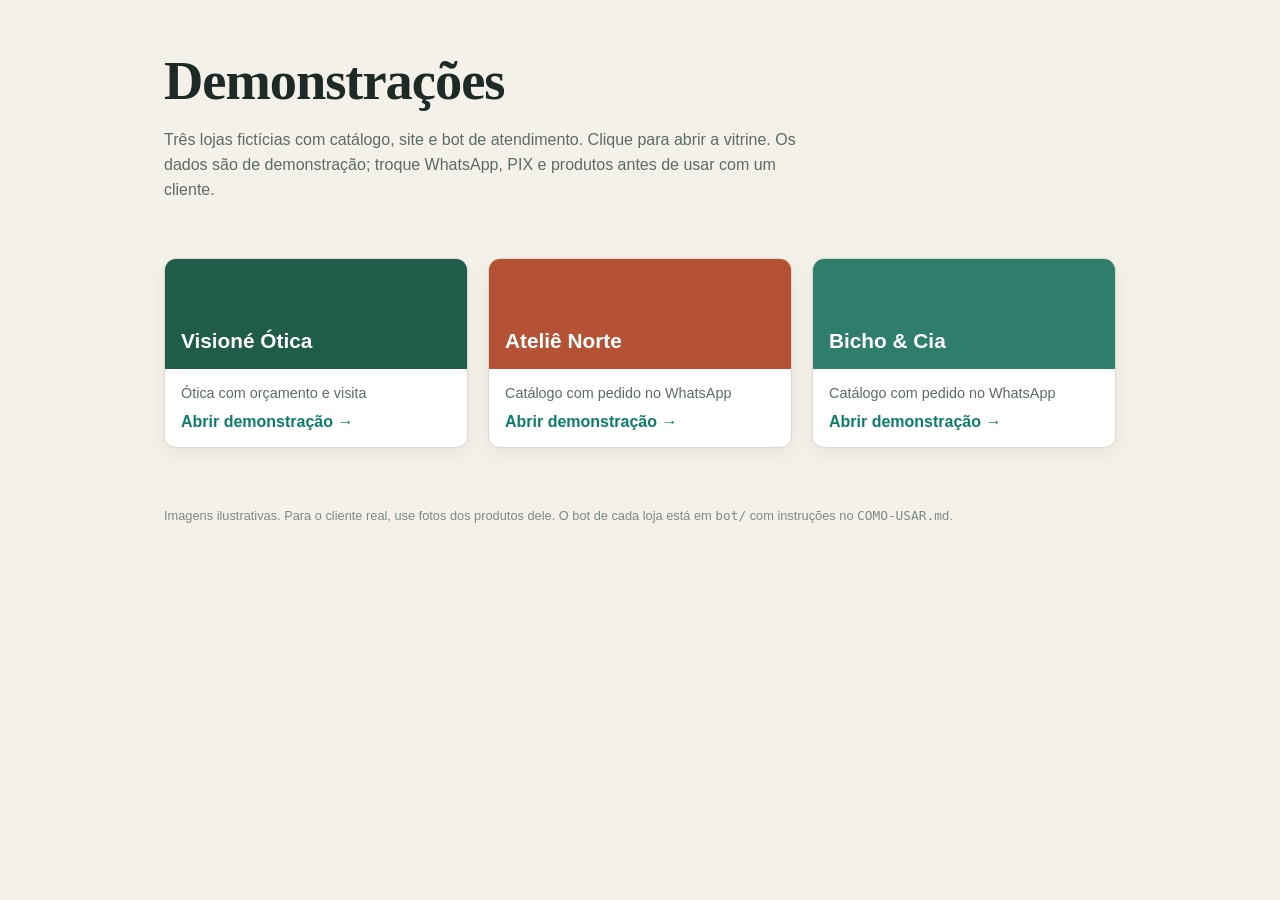
<file: demonstracoes/index.html>
<!DOCTYPE html>
<html lang="pt-BR"><head><meta charset="utf-8">
<meta name="viewport" content="width=device-width, initial-scale=1">
<title>Demonstrações — catálogo + atendente</title>
<style>
  * { box-sizing: border-box; }
  body { margin: 0; font-family: "Segoe UI", Arial, sans-serif; background: #f4f1ea; color: #1d2a26; }
  header { max-width: 1000px; margin: 0 auto; padding: 50px 24px 20px; }
  h1 { font-family: Georgia, serif; font-size: clamp(2rem, 5vw, 3.4rem); margin: 0 0 10px; letter-spacing: -1px; }
  header p { color: #5c6b66; max-width: 640px; line-height: 1.55; }
  .grid { max-width: 1000px; margin: 20px auto 60px; padding: 0 24px; display: grid; grid-template-columns: repeat(auto-fit, minmax(260px, 1fr)); gap: 20px; }
  .card { background: #fff; border: 1px solid #ddd8cd; border-radius: 12px; overflow: hidden; text-decoration: none; color: inherit; box-shadow: 0 6px 18px rgba(0,0,0,.06); transition: transform .2s; }
  .card:hover { transform: translateY(-4px); }
  .card-top { height: 110px; display: flex; align-items: flex-end; padding: 16px; color: #fff; font-weight: 700; font-size: 1.3rem; }
  .card-body { padding: 16px; }
  .card-body p { margin: 0 0 12px; color: #5c6b66; font-size: .9rem; }
  .card-body strong { color: #0d7c6b; }
  .nota { max-width: 1000px; margin: 0 auto 40px; padding: 0 24px; color: #7d8a85; font-size: .8rem; }
</style></head>
<body>
<header>
  <h1>Demonstrações</h1>
  <p>Três lojas fictícias com catálogo, site e bot de atendimento. Clique para abrir a vitrine.
  Os dados são de demonstração; troque WhatsApp, PIX e produtos antes de usar com um cliente.</p>
</header>
<div class="grid">
        <a class="card" href="otica-visione/site/index.html">
          <div class="card-top" style="background:#1F5C4A">
            <span>Visioné Ótica</span>
          </div>
          <div class="card-body">
            <p>Ótica com orçamento e visita</p>
            <strong>Abrir demonstração →</strong>
          </div>
        </a>
        <a class="card" href="atelie-norte/site/index.html">
          <div class="card-top" style="background:#B55236">
            <span>Ateliê Norte</span>
          </div>
          <div class="card-body">
            <p>Catálogo com pedido no WhatsApp</p>
            <strong>Abrir demonstração →</strong>
          </div>
        </a>
        <a class="card" href="bicho-e-cia/site/index.html">
          <div class="card-top" style="background:#2F7D6B">
            <span>Bicho & Cia</span>
          </div>
          <div class="card-body">
            <p>Catálogo com pedido no WhatsApp</p>
            <strong>Abrir demonstração →</strong>
          </div>
        </a></div>
<p class="nota">Imagens ilustrativas. Para o cliente real, use fotos dos produtos dele. O bot de cada loja está em <code>bot/</code> com instruções no <code>COMO-USAR.md</code>.</p>
</body></html>
</file>
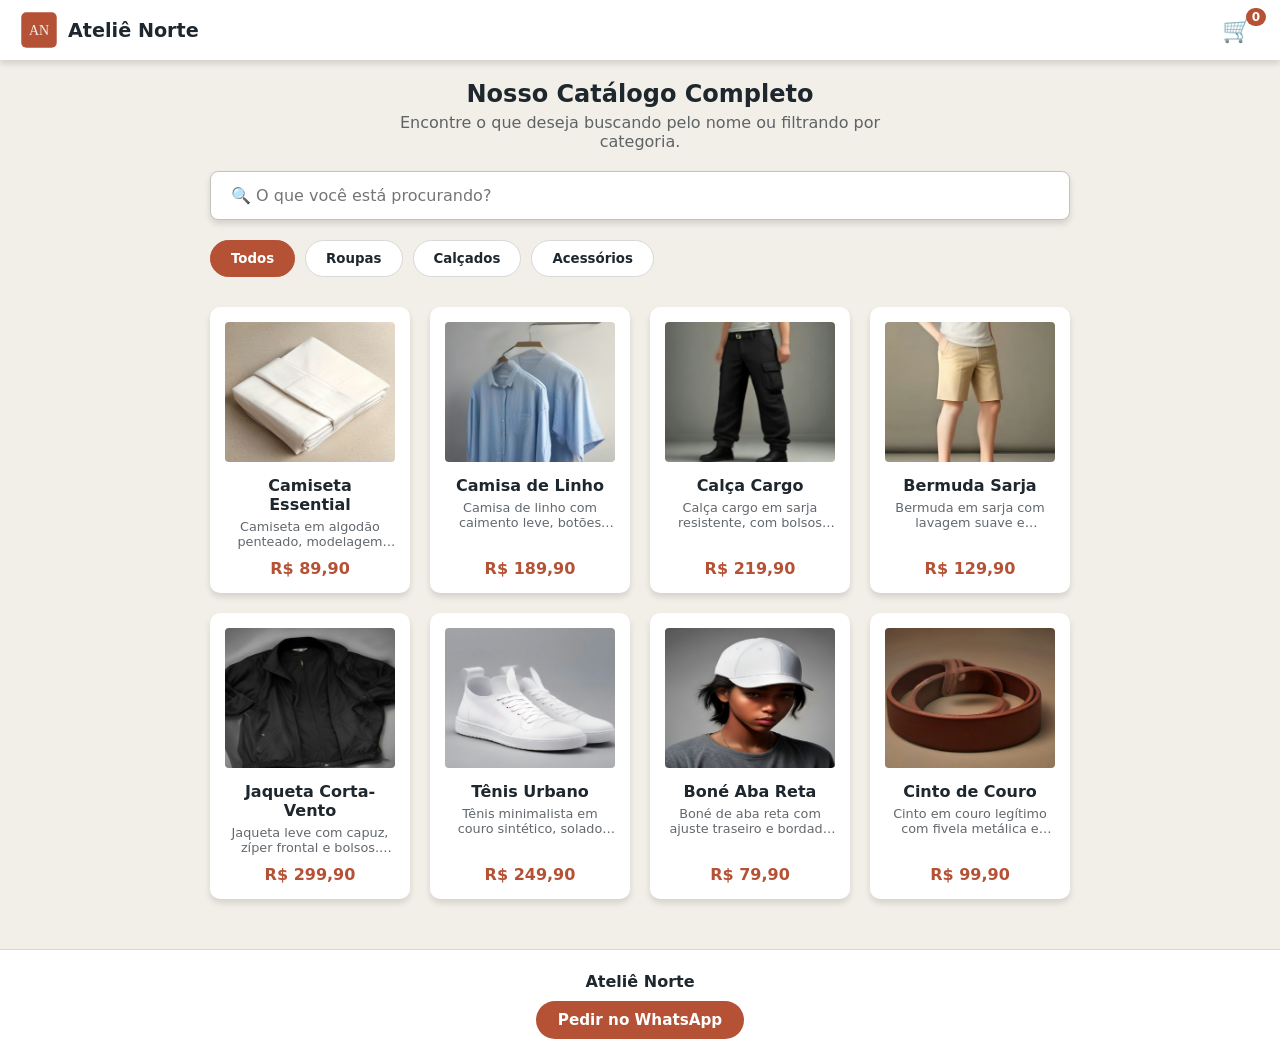
<file: demonstracoes/atelie-norte/site/index.html>
<!DOCTYPE html>
<html lang="pt-BR">
<head>
    <meta charset="UTF-8">
    <meta name="viewport" content="width=device-width, initial-scale=1.0">
    <title>Ateliê Norte</title>
    <link rel="stylesheet" href="style.css">
</head>
<body>
    <header class="navbar">
        <div class="logo"><img src="logo.svg" alt=""><span>Ateliê Norte</span></div>
        <button id="btn-carrinho" class="carrinho-icon" aria-label="Abrir carrinho">🛒 <span id="cart-count">0</span></button>
    </header>

    <main class="container">
        <div id="home-view" class="view">
            <section class="hero-description">
                <h2>Nosso Catálogo Completo</h2>
                <p>Encontre o que deseja buscando pelo nome ou filtrando por categoria.</p>
            </section>
            <div class="search-container">
                <input type="text" id="input-busca" placeholder="🔍 O que você está procurando?" autocomplete="off">
            </div>
            <div id="tabs-container" class="tabs-container"></div>
            <div id="produtos-grid" class="produtos-grid"></div>
        </div>
        <div id="detail-view" class="view escondido">
            <div class="detalhe-container">
                <button class="btn-voltar" id="btn-voltar" type="button">← Voltar ao catálogo</button>
                <div id="detalhe-conteudo"></div>
            </div>
        </div>
    </main>

    <!-- Gaveta do carrinho -->
    <div id="gaveta-carrinho" class="gaveta escondido">
        <div class="gaveta-cabecalho">
            <h2>Carrinho</h2>
            <button id="fechar-carrinho" class="btn-fechar" aria-label="Fechar">&times;</button>
        </div>
        <div id="itens-carrinho" class="itens-carrinho"></div>
        <div class="gaveta-rodape">
            <div class="total-linha"><span>Total:</span><span id="valor-total">R$ 0,00</span></div>
            <button id="btn-finalizar" class="btn-principal" type="button">Pedir no WhatsApp</button>
        </div>
    </div>
    <div id="toast" class="toast escondido">Adicionado ao carrinho!</div>

    <footer class="rodape">
        <span class="rodape-nome" id="rodape-nome"></span>
        <a class="rodape-zap" id="rodape-zap" href="#" target="_blank" rel="noopener">Pedir no WhatsApp</a>
    </footer>
    <script>
    window.addEventListener("load", function () {
        var L = window.LOJA || {};
        var n = document.getElementById("rodape-nome");
        if (n) n.textContent = L.nome || "";
        var a = document.getElementById("rodape-zap");
        if (a) {
            if (L.whatsapp) {
                var texto = L.mensagem_inicial || "Olá! Vim pelo site e gostaria de mais informações.";
                a.href = "https://wa.me/" + L.whatsapp + "?text=" + encodeURIComponent(texto);
            } else if (L.telegram) {
                a.textContent = "Falar no Telegram";
                a.href = "https://t.me/" + L.telegram;
            } else {
                a.style.display = "none";
            }
        }
    });
    </script>

    <script src="dados.js"></script>
    <script src="core.js"></script>
    <script src="script.js"></script>
</body>
</html>
</file>
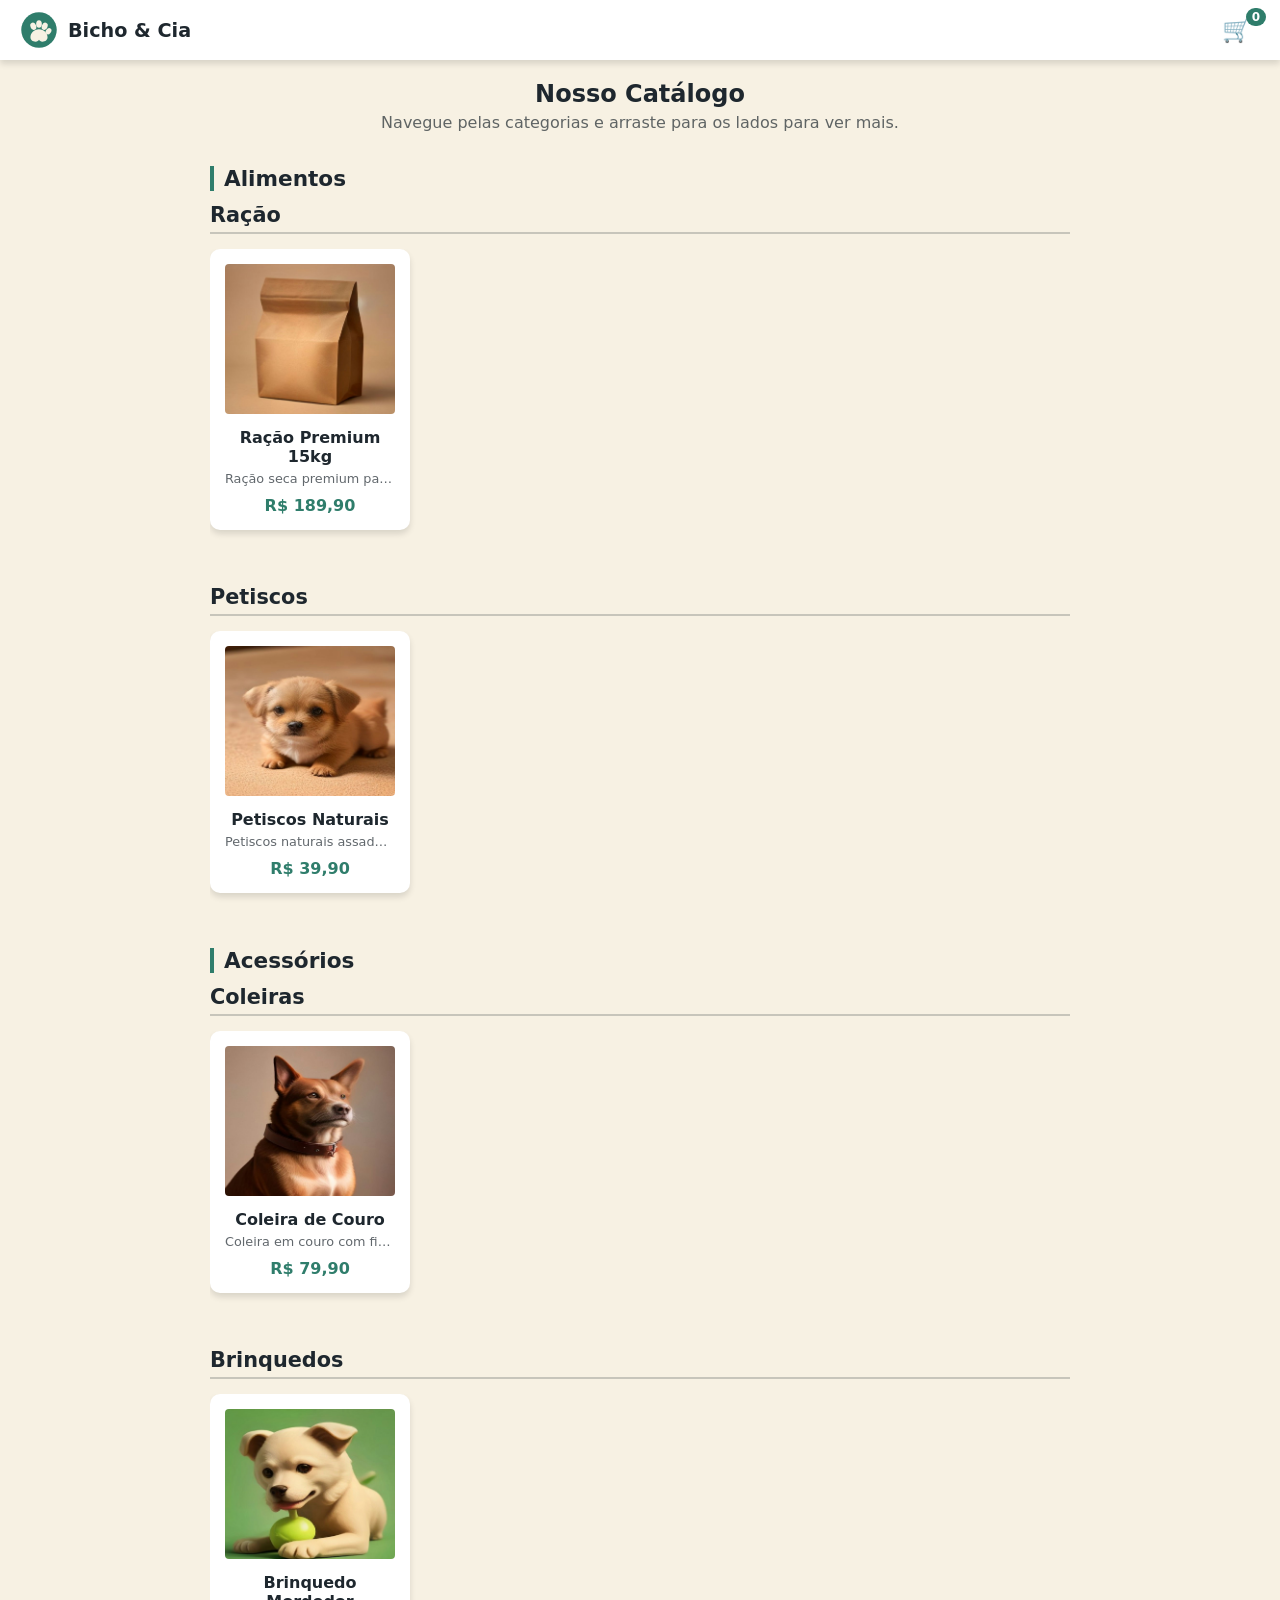
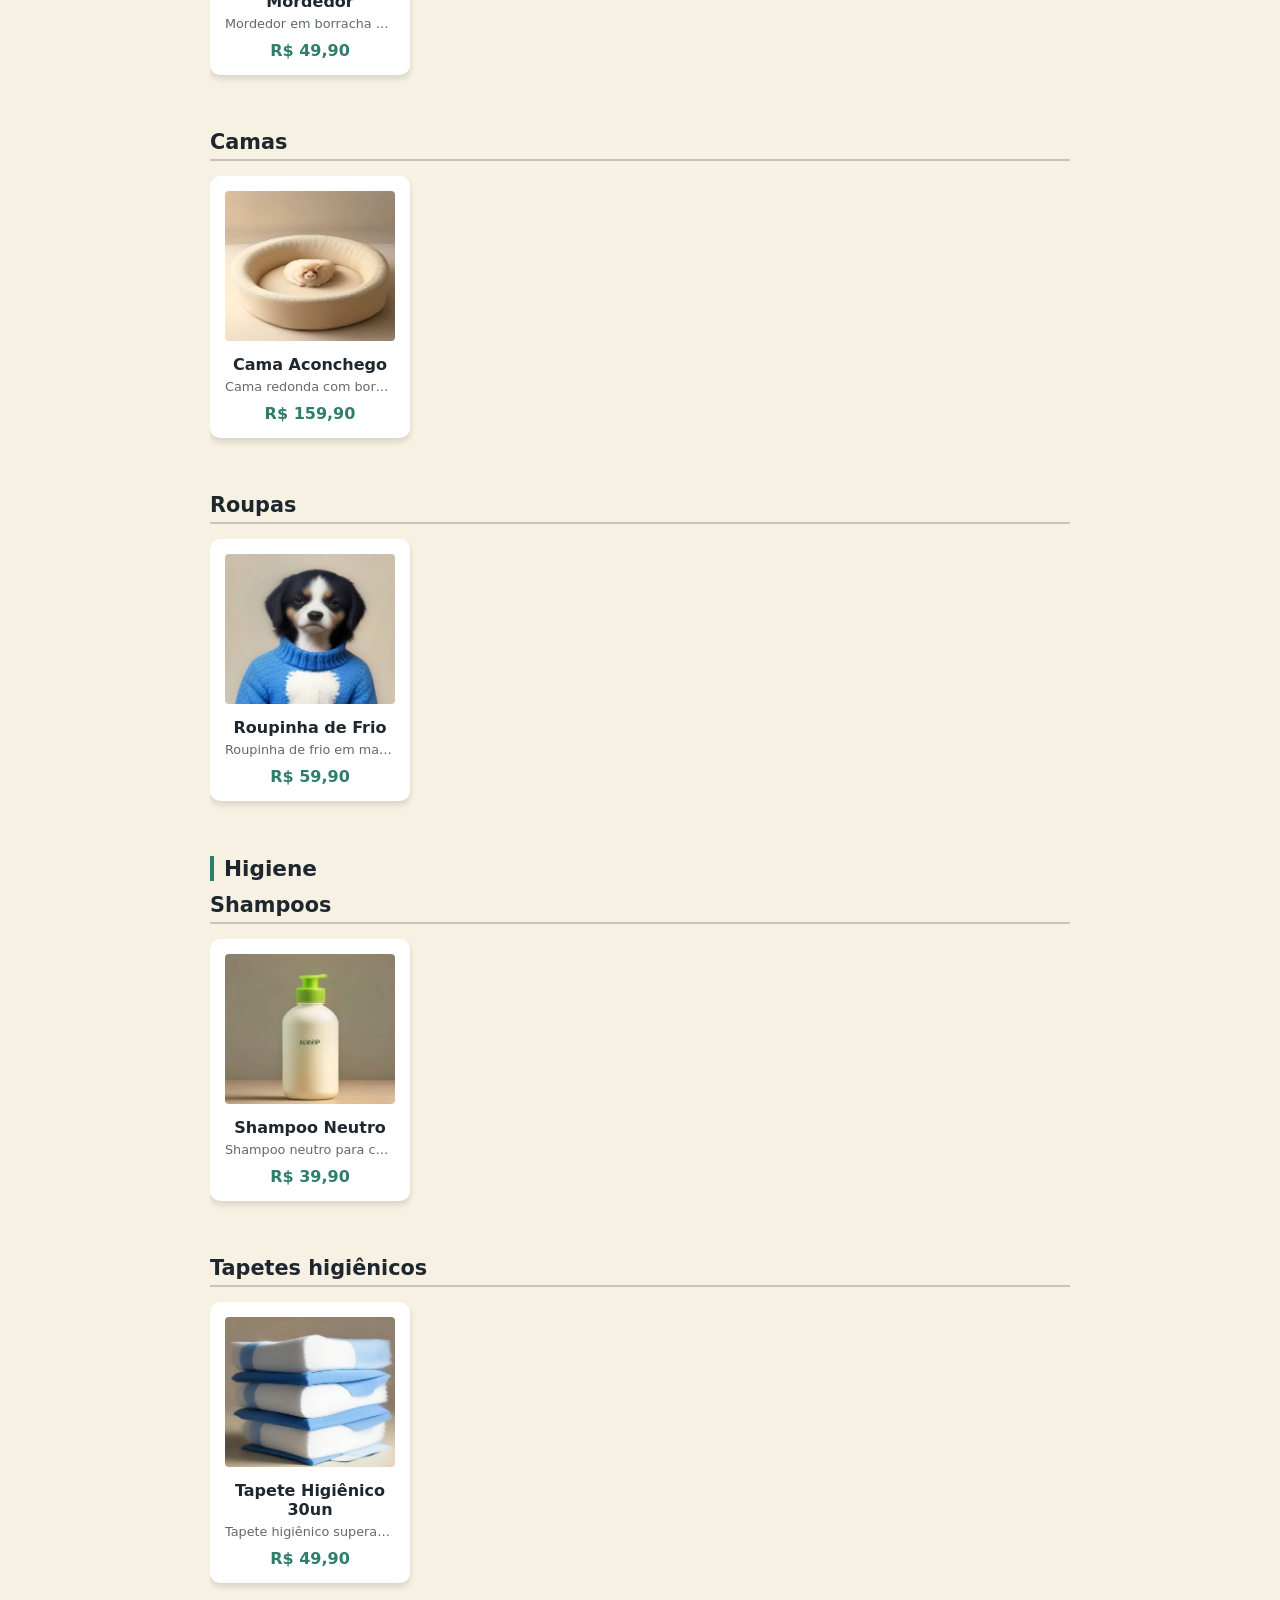
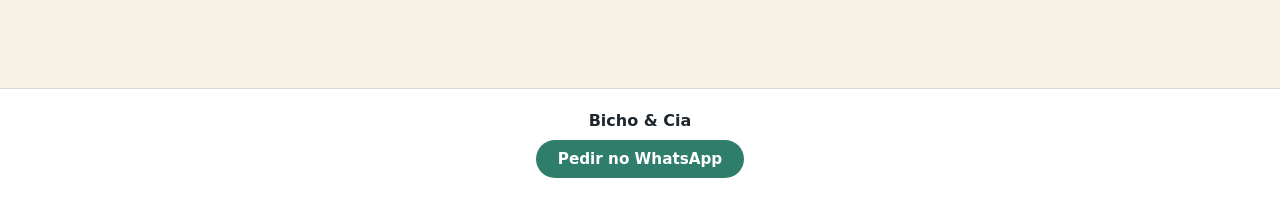
<file: demonstracoes/bicho-e-cia/site/index.html>
<!DOCTYPE html>
<html lang="pt-BR">
<head>
    <meta charset="UTF-8">
    <meta name="viewport" content="width=device-width, initial-scale=1.0">
    <title>Bicho &amp; Cia</title>
    <link rel="stylesheet" href="style.css">
</head>
<body>
    <header class="navbar">
        <div class="logo"><img src="logo.svg" alt=""><span>Bicho &amp; Cia</span></div>
        <button id="btn-carrinho" class="carrinho-icon" aria-label="Abrir carrinho">🛒 <span id="cart-count">0</span></button>
    </header>

    <main class="container">
        <div id="home-view" class="view">
            <section class="hero-description">
                <h2>Nosso Catálogo</h2>
                <p>Navegue pelas categorias e arraste para os lados para ver mais.</p>
            </section>
            <div id="categorias-container"></div>
        </div>
        <div id="detail-view" class="view escondido">
            <div class="detalhe-container">
                <button class="btn-voltar" id="btn-voltar" type="button">← Voltar ao catálogo</button>
                <div id="detalhe-conteudo"></div>
            </div>
        </div>
    </main>

    <!-- Gaveta do carrinho -->
    <div id="gaveta-carrinho" class="gaveta escondido">
        <div class="gaveta-cabecalho">
            <h2>Carrinho</h2>
            <button id="fechar-carrinho" class="btn-fechar" aria-label="Fechar">&times;</button>
        </div>
        <div id="itens-carrinho" class="itens-carrinho"></div>
        <div class="gaveta-rodape">
            <div class="total-linha"><span>Total:</span><span id="valor-total">R$ 0,00</span></div>
            <button id="btn-finalizar" class="btn-principal" type="button">Pedir no WhatsApp</button>
        </div>
    </div>
    <div id="toast" class="toast escondido">Adicionado ao carrinho!</div>

    <footer class="rodape">
        <span class="rodape-nome" id="rodape-nome"></span>
        <a class="rodape-zap" id="rodape-zap" href="#" target="_blank" rel="noopener">Pedir no WhatsApp</a>
    </footer>
    <script>
    window.addEventListener("load", function () {
        var L = window.LOJA || {};
        var n = document.getElementById("rodape-nome");
        if (n) n.textContent = L.nome || "";
        var a = document.getElementById("rodape-zap");
        if (a) {
            if (L.whatsapp) {
                var texto = L.mensagem_inicial || "Olá! Vim pelo site e gostaria de mais informações.";
                a.href = "https://wa.me/" + L.whatsapp + "?text=" + encodeURIComponent(texto);
            } else if (L.telegram) {
                a.textContent = "Falar no Telegram";
                a.href = "https://t.me/" + L.telegram;
            } else {
                a.style.display = "none";
            }
        }
    });
    </script>

    <script src="dados.js"></script>
    <script src="core.js"></script>
    <script src="script.js"></script>
</body>
</html>
</file>
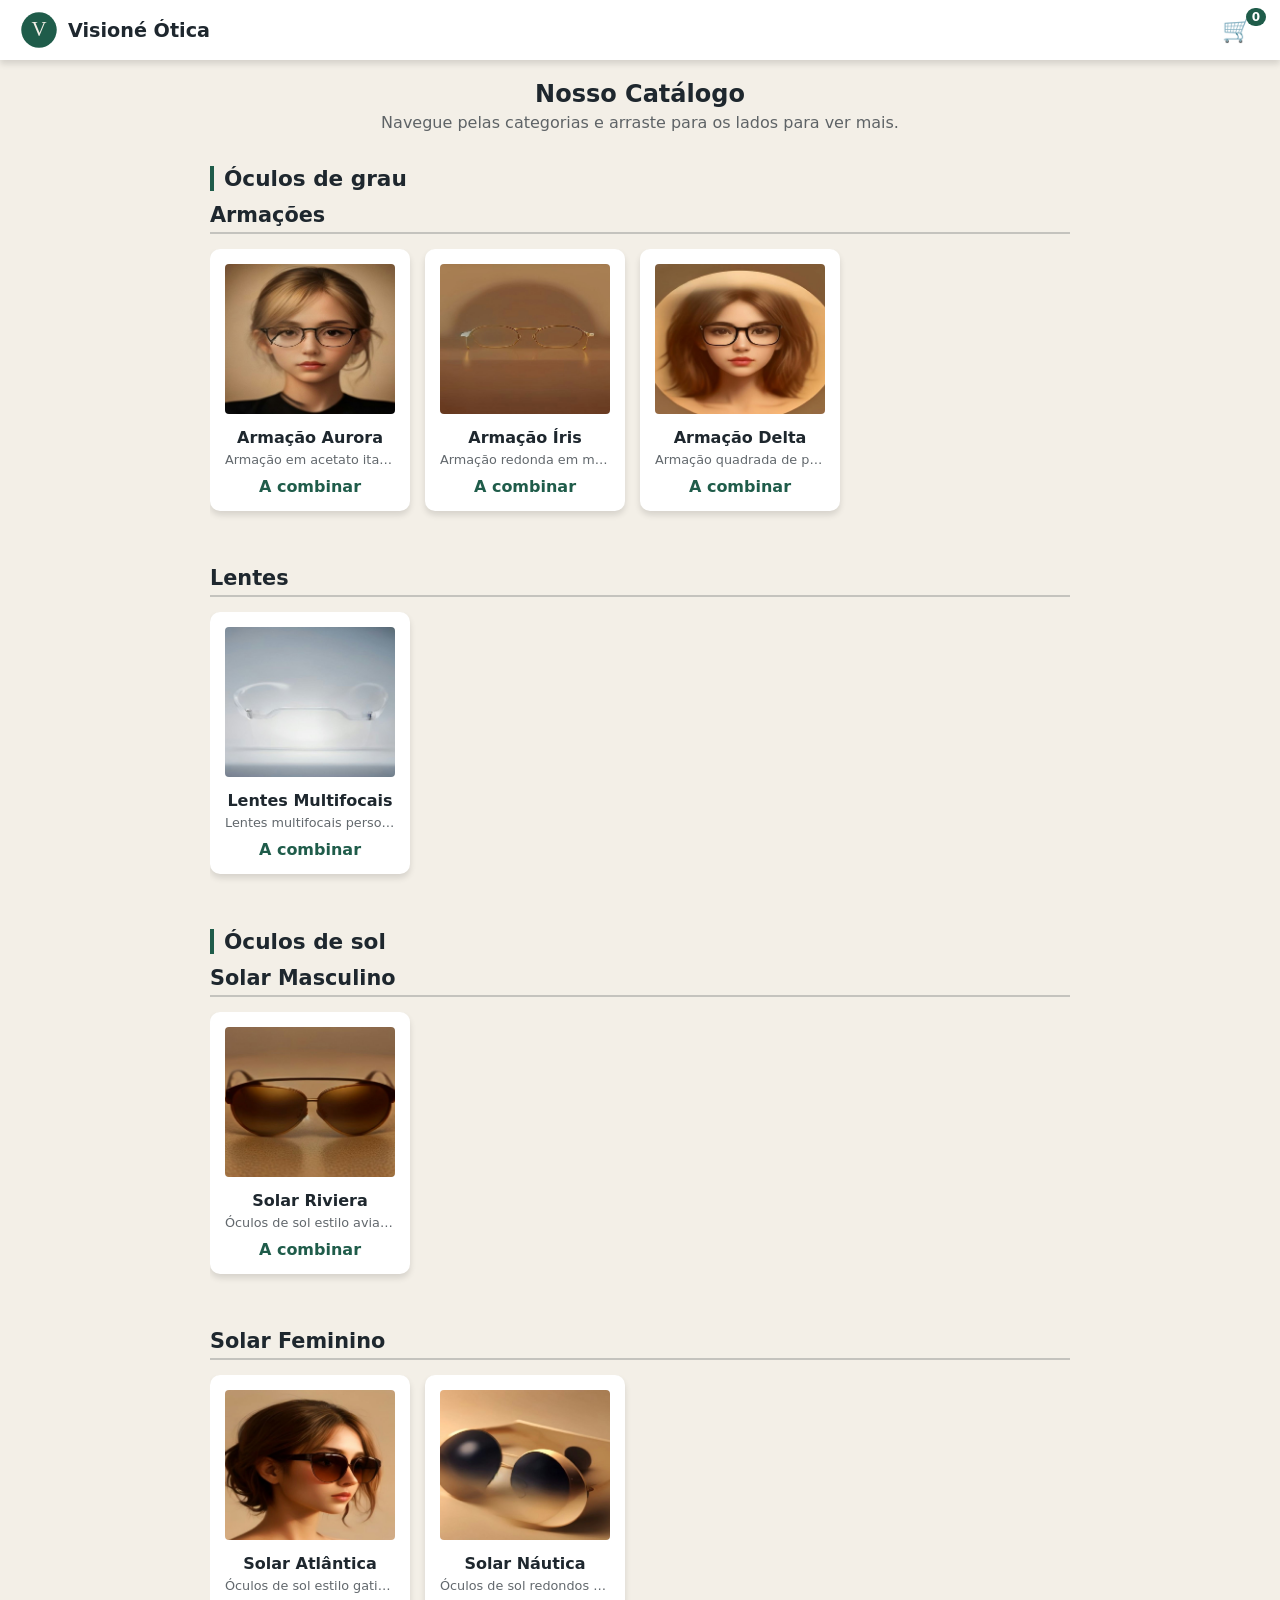
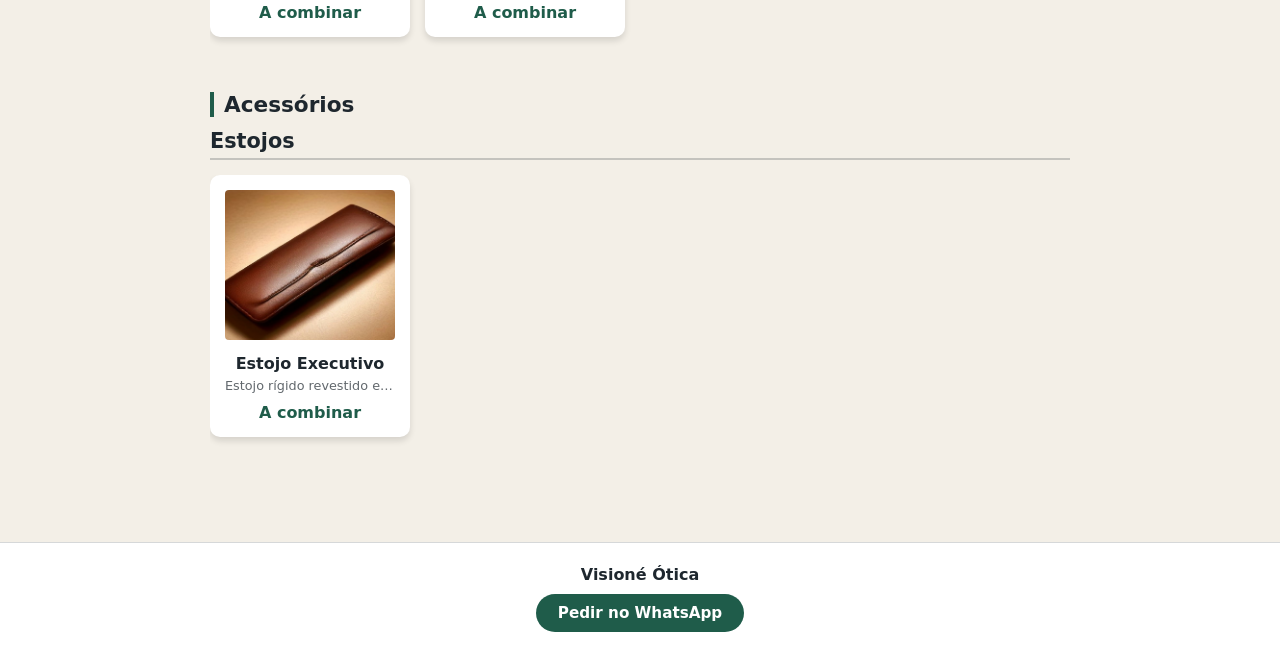
<file: demonstracoes/otica-visione/site/index.html>
<!DOCTYPE html>
<html lang="pt-BR">
<head>
    <meta charset="UTF-8">
    <meta name="viewport" content="width=device-width, initial-scale=1.0">
    <title>Visioné Ótica</title>
    <link rel="stylesheet" href="style.css">
</head>
<body>
    <header class="navbar">
        <div class="logo"><img src="logo.svg" alt=""><span>Visioné Ótica</span></div>
        <button id="btn-carrinho" class="carrinho-icon" aria-label="Abrir carrinho">🛒 <span id="cart-count">0</span></button>
    </header>

    <main class="container">
        <div id="home-view" class="view">
            <section class="hero-description">
                <h2>Nosso Catálogo</h2>
                <p>Navegue pelas categorias e arraste para os lados para ver mais.</p>
            </section>
            <div id="categorias-container"></div>
        </div>
        <div id="detail-view" class="view escondido">
            <div class="detalhe-container">
                <button class="btn-voltar" id="btn-voltar" type="button">← Voltar ao catálogo</button>
                <div id="detalhe-conteudo"></div>
            </div>
        </div>
    </main>

    <!-- Gaveta do carrinho -->
    <div id="gaveta-carrinho" class="gaveta escondido">
        <div class="gaveta-cabecalho">
            <h2>Carrinho</h2>
            <button id="fechar-carrinho" class="btn-fechar" aria-label="Fechar">&times;</button>
        </div>
        <div id="itens-carrinho" class="itens-carrinho"></div>
        <div class="gaveta-rodape">
            <div class="total-linha"><span>Total:</span><span id="valor-total">R$ 0,00</span></div>
            <button id="btn-finalizar" class="btn-principal" type="button">Pedir no WhatsApp</button>
        </div>
    </div>
    <div id="toast" class="toast escondido">Adicionado ao carrinho!</div>

    <footer class="rodape">
        <span class="rodape-nome" id="rodape-nome"></span>
        <a class="rodape-zap" id="rodape-zap" href="#" target="_blank" rel="noopener">Pedir no WhatsApp</a>
    </footer>
    <script>
    window.addEventListener("load", function () {
        var L = window.LOJA || {};
        var n = document.getElementById("rodape-nome");
        if (n) n.textContent = L.nome || "";
        var a = document.getElementById("rodape-zap");
        if (a) {
            if (L.whatsapp) {
                var texto = L.mensagem_inicial || "Olá! Vim pelo site e gostaria de mais informações.";
                a.href = "https://wa.me/" + L.whatsapp + "?text=" + encodeURIComponent(texto);
            } else if (L.telegram) {
                a.textContent = "Falar no Telegram";
                a.href = "https://t.me/" + L.telegram;
            } else {
                a.style.display = "none";
            }
        }
    });
    </script>

    <script src="dados.js"></script>
    <script src="core.js"></script>
    <script src="script.js"></script>
</body>
</html>
</file>
<file: demonstracoes/atelie-norte/site/style.css>
:root {
    --cor-fundo: #f2eee8;
    --cor-secundaria: #ffffff;
    --cor-destaque: #b55236;
    --texto-fundo: #1e272e;
    --texto-sec: #1e272e;
    --texto-destaque: #ffffff;
    --texto-suave: #62686d;
    --texto-suave-fundo: #5e6366;
    --borda: #d6d8d9;
    --borda-fundo: #c3c2bf;
    --fundo-alt: #e5e2dd;
    --cor-preco: #b55236;
    --sombra: 0 4px 6px rgba(0,0,0,0.12);
}

/* base.css -- estilos COMUNS a todos os moldes. As cores vêm das variáveis do tema (:root, geradas do tema.json):
   --cor-fundo (60%), --cor-secundaria (30%), --cor-destaque (10%) e os textos calculados para dar contraste. */
* { margin: 0; padding: 0; box-sizing: border-box; font-family: system-ui, -apple-system, "Segoe UI", Roboto, sans-serif; }
body { background: var(--cor-fundo); color: var(--texto-fundo); padding-top: 60px; }
button { font-family: inherit; }

/* Navbar */
.navbar {
    position: fixed; top: 0; left: 0; right: 0; height: 60px; background: var(--cor-secundaria); color: var(--texto-sec);
    display: flex; justify-content: space-between; align-items: center; padding: 0 20px;
    box-shadow: var(--sombra); z-index: 100;
}
.navbar .logo { display: flex; align-items: center; gap: 10px; font-weight: 700; font-size: 1.2rem; color: var(--texto-sec); min-width: 0; }
.navbar .logo img { height: 38px; width: auto; max-width: 120px; object-fit: contain; }
.navbar .logo span { overflow: hidden; text-overflow: ellipsis; white-space: nowrap; }
.carrinho-icon { background: none; border: none; font-size: 1.5rem; cursor: pointer; position: relative; color: var(--texto-sec); padding: 4px 8px; }
#cart-count {
    position: absolute; top: -4px; right: -6px; background: var(--cor-destaque); color: var(--texto-destaque);
    font-size: 0.75rem; padding: 2px 6px; border-radius: 12px; font-weight: 700; min-width: 20px; text-align: center;
}

.hero-description, .hero-top { text-align: center; }
.hero-description h2, .hero-top h2 { color: var(--texto-fundo); margin-bottom: 5px; }
.hero-description p, .hero-top p { color: var(--texto-suave-fundo); }
.vazio { text-align: center; color: var(--texto-suave-fundo); padding: 40px 10px; grid-column: 1 / -1; }
.gaveta .vazio, .card-produto .vazio { color: var(--texto-suave); padding: 20px 0; }

/* Cartões de produto (a capa mostra só a foto geral) */
.card-produto {
    background: var(--cor-secundaria); color: var(--texto-sec); border-radius: 8px; padding: 15px; cursor: pointer;
    box-shadow: var(--sombra); transition: transform 0.2s;
}
.card-produto:hover { transform: translateY(-3px); }
.card-produto img { object-fit: cover; border-radius: 4px; background: var(--borda); }
.card-produto h3 { color: var(--texto-sec); }
.card-produto p { color: var(--texto-suave); }
.preco { font-weight: 700; color: var(--cor-preco); }

/* Troca de telas */
.view { display: block; animation: fadeIn 0.4s ease-in-out; }
.view.escondido { display: none; }
@keyframes fadeIn { from { opacity: 0; transform: translateY(10px); } to { opacity: 1; transform: translateY(0); } }

/* Detalhe do produto */
.detalhe-container { background: var(--cor-secundaria); color: var(--texto-sec); padding: 30px; border-radius: 8px; box-shadow: var(--sombra); }
.btn-voltar {
    background: none; border: none; color: var(--cor-preco); font-size: 1rem; cursor: pointer;
    margin-bottom: 20px; font-weight: 700; display: flex; align-items: center; gap: 5px;
}
.btn-voltar:hover { text-decoration: underline; }

.produto-ui { text-align: center; }
.produto-nome { font-size: 1.6rem; margin: 10px 0 8px; color: var(--texto-sec); }
.produto-desc { color: var(--texto-suave); margin: 0 auto 18px; max-width: 90%; }

/* Galeria: a foto geral abre primeiro; as outras aparecem ao clicar / ao escolher uma variação */
.galeria { width: 100%; max-width: 420px; margin: 0 auto 10px; text-align: center; }
.galeria-principal { width: 100%; aspect-ratio: 4 / 3; object-fit: cover; border-radius: 8px; cursor: pointer; background: var(--borda); display: block; }
.miniaturas { display: flex; gap: 8px; margin-top: 8px; overflow-x: auto; justify-content: center; padding-bottom: 4px; }
.miniaturas.recolhida { display: none !important; }
.mini { width: 56px; height: 56px; object-fit: cover; border-radius: 6px; border: 2px solid transparent; cursor: pointer; opacity: 0.75; flex: 0 0 auto; }
.mini.ativo { border-color: var(--cor-destaque); opacity: 1; }
.dica-fotos { display: block; margin-top: 6px; color: var(--texto-suave); font-size: 0.8rem; }

/* Variações */
.variacoes { margin: 15px 0; text-align: left; }
.variacoes h4 { margin-bottom: 6px; font-size: 0.9rem; color: var(--texto-sec); }
.opcoes-grid { display: flex; gap: 10px; margin-bottom: 14px; flex-wrap: wrap; }
.opcao-btn {
    padding: 9px 18px; border: 1px solid var(--borda); background: none; color: var(--texto-sec);
    border-radius: 6px; cursor: pointer; transition: 0.2s; font-weight: 700;
}
.opcao-btn:hover { border-color: var(--cor-destaque); }
.opcao-btn.ativo { background: var(--cor-destaque); color: var(--texto-destaque); border-color: var(--cor-destaque); }

.preco-final { margin: 18px 0; text-align: center; }
.preco-valor { font-size: 1.8rem; font-weight: 700; color: var(--cor-preco); }
.acrescimo-texto { font-size: 0.85rem; color: var(--texto-suave); min-height: 1.1em; margin-top: 4px; }

.btn-principal {
    width: 100%; padding: 14px; background: var(--cor-destaque); color: var(--texto-destaque); border: none;
    border-radius: 6px; font-size: 1.05rem; font-weight: 700; cursor: pointer; transition: filter 0.2s;
}
.btn-principal:hover { filter: brightness(0.92); }
.btn-principal:disabled { opacity: 0.45; cursor: not-allowed; filter: none; }

/* Gaveta do carrinho e aviso */
.gaveta {
    position: fixed; top: 0; right: 0; width: 340px; max-width: 100vw; height: 100%; background: var(--cor-secundaria); color: var(--texto-sec);
    box-shadow: -2px 0 10px rgba(0,0,0,0.25); z-index: 300; display: flex; flex-direction: column;
    transform: translateX(0); transition: transform 0.3s ease-in-out;
}
.gaveta.escondido { transform: translateX(105%); }
.gaveta-cabecalho { padding: 20px; border-bottom: 1px solid var(--borda); display: flex; justify-content: space-between; align-items: center; }
.itens-carrinho { flex-grow: 1; overflow-y: auto; padding: 20px; }
.item-carrinho { display: flex; justify-content: space-between; gap: 10px; margin-bottom: 15px; border-bottom: 1px solid var(--borda); padding-bottom: 10px; }
.item-info small { display: block; color: var(--texto-suave); margin-top: 2px; }
.item-dir { text-align: right; flex: 0 0 auto; }
.item-preco { font-weight: 700; }
.qtd-ctl { display: inline-flex; align-items: center; gap: 8px; margin: 6px 0; }
.qtd-ctl button { width: 26px; height: 26px; border-radius: 50%; border: 1px solid var(--borda); background: none; color: var(--texto-sec); cursor: pointer; font-size: 1rem; line-height: 1; }
.remover { display: block; color: var(--texto-suave); cursor: pointer; text-decoration: underline; }
.gaveta-rodape { padding: 20px; border-top: 1px solid var(--borda); }
.total-linha { display: flex; justify-content: space-between; font-weight: 700; font-size: 1.3rem; margin-bottom: 15px; }
.btn-fechar { background: none; border: none; font-size: 1.8rem; cursor: pointer; color: var(--texto-suave); }

.toast {
    position: fixed; bottom: 20px; left: 50%; transform: translateX(-50%); background: var(--cor-destaque); color: var(--texto-destaque);
    padding: 12px 25px; border-radius: 25px; font-weight: 700; z-index: 400; transition: opacity 0.3s, transform 0.3s; white-space: nowrap;
}
.toast.escondido { opacity: 0; transform: translate(-50%, 20px); pointer-events: none; }

/* loja por orçamento: o carrinho não mostra preço nem total */
.orcamento .item-preco, .orcamento .total-linha { display: none; }

/* ---- grupos (subcategorias) e acabamento geral ---- */
.grupo-titulo {
    font-size: 1.35rem; font-weight: 800; margin: 34px 0 12px; padding-left: 10px;
    border-left: 4px solid var(--cor-destaque); color: var(--texto-fundo);
}
.card-cat { display: block; font-size: 0.75rem; color: var(--texto-suave); margin-bottom: 6px; }
body { display: flex; flex-direction: column; min-height: 100vh; }
main { flex: 1 1 auto; width: 100%; }

/* rodapé */
.rodape {
    margin-top: 30px; padding: 22px 20px; background: var(--cor-secundaria);
    border-top: 1px solid var(--borda); display: flex; flex-direction: column; align-items: center; gap: 10px;
    text-align: center;
}
.rodape-nome { font-weight: 700; color: var(--texto-sec); }
.rodape-zap {
    display: inline-block; padding: 10px 22px; background: var(--cor-destaque); color: var(--texto-destaque);
    border-radius: 24px; text-decoration: none; font-weight: 700; font-size: 0.95rem;
}
.rodape-zap:hover { filter: brightness(0.92); }

/* acabamento */
.card-produto { border-radius: 10px; }
.card-produto:hover { transform: translateY(-3px); box-shadow: 0 8px 18px rgba(0, 0, 0, 0.14); }
button:focus-visible, a:focus-visible, input:focus-visible { outline: 2px solid var(--cor-destaque); outline-offset: 2px; }
.hero-description p, .hero-top p { max-width: 560px; margin-left: auto; margin-right: auto; }

/* Molde 4 -- muitas categorias e muitos itens: busca + abas + grade */
.container { max-width: 900px; margin: 0 auto; padding: 20px; }
.hero-description { margin-bottom: 20px; }
.search-container { margin-bottom: 20px; }
.search-container input {
    width: 100%; padding: 14px 20px; font-size: 1rem; border: 1px solid var(--borda-fundo); border-radius: 8px; outline: none;
    background: var(--cor-secundaria); color: var(--texto-sec); box-shadow: var(--sombra); transition: border-color 0.2s;
}
.search-container input:focus { border-color: var(--cor-destaque); }
.tabs-container { display: flex; gap: 10px; overflow-x: auto; padding-bottom: 10px; margin-bottom: 20px; }
.tabs-container::-webkit-scrollbar { height: 4px; }
.tabs-container::-webkit-scrollbar-thumb { background: var(--borda-fundo); border-radius: 4px; }
.tab-btn {
    padding: 10px 20px; background: var(--cor-secundaria); border: 1px solid var(--borda); border-radius: 20px; cursor: pointer;
    font-weight: 700; color: var(--texto-sec); white-space: nowrap; transition: all 0.2s;
}
.tab-btn.ativo { background: var(--cor-destaque); color: var(--texto-destaque); border-color: var(--cor-destaque); }
.produtos-grid { display: grid; grid-template-columns: repeat(auto-fill, minmax(200px, 1fr)); gap: 20px; }
.card-produto { text-align: center; display: flex; flex-direction: column; justify-content: space-between; }
.card-produto img { width: 100%; height: 140px; margin-bottom: 10px; }
.card-produto h3 { font-size: 1rem; margin-bottom: 5px; }
.card-produto p { font-size: 0.8rem; margin-bottom: 10px; display: -webkit-box; -webkit-line-clamp: 2; -webkit-box-orient: vertical; overflow: hidden; }
</file>
<file: demonstracoes/bicho-e-cia/site/style.css>
:root {
    --cor-fundo: #f7f1e3;
    --cor-secundaria: #ffffff;
    --cor-destaque: #2f7d6b;
    --texto-fundo: #1e272e;
    --texto-sec: #1e272e;
    --texto-destaque: #ffffff;
    --texto-suave: #62686d;
    --texto-suave-fundo: #5f6464;
    --borda: #d6d8d9;
    --borda-fundo: #c7c5bb;
    --fundo-alt: #eae5d8;
    --cor-preco: #2f7d6b;
    --sombra: 0 4px 6px rgba(0,0,0,0.12);
}

/* base.css -- estilos COMUNS a todos os moldes. As cores vêm das variáveis do tema (:root, geradas do tema.json):
   --cor-fundo (60%), --cor-secundaria (30%), --cor-destaque (10%) e os textos calculados para dar contraste. */
* { margin: 0; padding: 0; box-sizing: border-box; font-family: system-ui, -apple-system, "Segoe UI", Roboto, sans-serif; }
body { background: var(--cor-fundo); color: var(--texto-fundo); padding-top: 60px; }
button { font-family: inherit; }

/* Navbar */
.navbar {
    position: fixed; top: 0; left: 0; right: 0; height: 60px; background: var(--cor-secundaria); color: var(--texto-sec);
    display: flex; justify-content: space-between; align-items: center; padding: 0 20px;
    box-shadow: var(--sombra); z-index: 100;
}
.navbar .logo { display: flex; align-items: center; gap: 10px; font-weight: 700; font-size: 1.2rem; color: var(--texto-sec); min-width: 0; }
.navbar .logo img { height: 38px; width: auto; max-width: 120px; object-fit: contain; }
.navbar .logo span { overflow: hidden; text-overflow: ellipsis; white-space: nowrap; }
.carrinho-icon { background: none; border: none; font-size: 1.5rem; cursor: pointer; position: relative; color: var(--texto-sec); padding: 4px 8px; }
#cart-count {
    position: absolute; top: -4px; right: -6px; background: var(--cor-destaque); color: var(--texto-destaque);
    font-size: 0.75rem; padding: 2px 6px; border-radius: 12px; font-weight: 700; min-width: 20px; text-align: center;
}

.hero-description, .hero-top { text-align: center; }
.hero-description h2, .hero-top h2 { color: var(--texto-fundo); margin-bottom: 5px; }
.hero-description p, .hero-top p { color: var(--texto-suave-fundo); }
.vazio { text-align: center; color: var(--texto-suave-fundo); padding: 40px 10px; grid-column: 1 / -1; }
.gaveta .vazio, .card-produto .vazio { color: var(--texto-suave); padding: 20px 0; }

/* Cartões de produto (a capa mostra só a foto geral) */
.card-produto {
    background: var(--cor-secundaria); color: var(--texto-sec); border-radius: 8px; padding: 15px; cursor: pointer;
    box-shadow: var(--sombra); transition: transform 0.2s;
}
.card-produto:hover { transform: translateY(-3px); }
.card-produto img { object-fit: cover; border-radius: 4px; background: var(--borda); }
.card-produto h3 { color: var(--texto-sec); }
.card-produto p { color: var(--texto-suave); }
.preco { font-weight: 700; color: var(--cor-preco); }

/* Troca de telas */
.view { display: block; animation: fadeIn 0.4s ease-in-out; }
.view.escondido { display: none; }
@keyframes fadeIn { from { opacity: 0; transform: translateY(10px); } to { opacity: 1; transform: translateY(0); } }

/* Detalhe do produto */
.detalhe-container { background: var(--cor-secundaria); color: var(--texto-sec); padding: 30px; border-radius: 8px; box-shadow: var(--sombra); }
.btn-voltar {
    background: none; border: none; color: var(--cor-preco); font-size: 1rem; cursor: pointer;
    margin-bottom: 20px; font-weight: 700; display: flex; align-items: center; gap: 5px;
}
.btn-voltar:hover { text-decoration: underline; }

.produto-ui { text-align: center; }
.produto-nome { font-size: 1.6rem; margin: 10px 0 8px; color: var(--texto-sec); }
.produto-desc { color: var(--texto-suave); margin: 0 auto 18px; max-width: 90%; }

/* Galeria: a foto geral abre primeiro; as outras aparecem ao clicar / ao escolher uma variação */
.galeria { width: 100%; max-width: 420px; margin: 0 auto 10px; text-align: center; }
.galeria-principal { width: 100%; aspect-ratio: 4 / 3; object-fit: cover; border-radius: 8px; cursor: pointer; background: var(--borda); display: block; }
.miniaturas { display: flex; gap: 8px; margin-top: 8px; overflow-x: auto; justify-content: center; padding-bottom: 4px; }
.miniaturas.recolhida { display: none !important; }
.mini { width: 56px; height: 56px; object-fit: cover; border-radius: 6px; border: 2px solid transparent; cursor: pointer; opacity: 0.75; flex: 0 0 auto; }
.mini.ativo { border-color: var(--cor-destaque); opacity: 1; }
.dica-fotos { display: block; margin-top: 6px; color: var(--texto-suave); font-size: 0.8rem; }

/* Variações */
.variacoes { margin: 15px 0; text-align: left; }
.variacoes h4 { margin-bottom: 6px; font-size: 0.9rem; color: var(--texto-sec); }
.opcoes-grid { display: flex; gap: 10px; margin-bottom: 14px; flex-wrap: wrap; }
.opcao-btn {
    padding: 9px 18px; border: 1px solid var(--borda); background: none; color: var(--texto-sec);
    border-radius: 6px; cursor: pointer; transition: 0.2s; font-weight: 700;
}
.opcao-btn:hover { border-color: var(--cor-destaque); }
.opcao-btn.ativo { background: var(--cor-destaque); color: var(--texto-destaque); border-color: var(--cor-destaque); }

.preco-final { margin: 18px 0; text-align: center; }
.preco-valor { font-size: 1.8rem; font-weight: 700; color: var(--cor-preco); }
.acrescimo-texto { font-size: 0.85rem; color: var(--texto-suave); min-height: 1.1em; margin-top: 4px; }

.btn-principal {
    width: 100%; padding: 14px; background: var(--cor-destaque); color: var(--texto-destaque); border: none;
    border-radius: 6px; font-size: 1.05rem; font-weight: 700; cursor: pointer; transition: filter 0.2s;
}
.btn-principal:hover { filter: brightness(0.92); }
.btn-principal:disabled { opacity: 0.45; cursor: not-allowed; filter: none; }

/* Gaveta do carrinho e aviso */
.gaveta {
    position: fixed; top: 0; right: 0; width: 340px; max-width: 100vw; height: 100%; background: var(--cor-secundaria); color: var(--texto-sec);
    box-shadow: -2px 0 10px rgba(0,0,0,0.25); z-index: 300; display: flex; flex-direction: column;
    transform: translateX(0); transition: transform 0.3s ease-in-out;
}
.gaveta.escondido { transform: translateX(105%); }
.gaveta-cabecalho { padding: 20px; border-bottom: 1px solid var(--borda); display: flex; justify-content: space-between; align-items: center; }
.itens-carrinho { flex-grow: 1; overflow-y: auto; padding: 20px; }
.item-carrinho { display: flex; justify-content: space-between; gap: 10px; margin-bottom: 15px; border-bottom: 1px solid var(--borda); padding-bottom: 10px; }
.item-info small { display: block; color: var(--texto-suave); margin-top: 2px; }
.item-dir { text-align: right; flex: 0 0 auto; }
.item-preco { font-weight: 700; }
.qtd-ctl { display: inline-flex; align-items: center; gap: 8px; margin: 6px 0; }
.qtd-ctl button { width: 26px; height: 26px; border-radius: 50%; border: 1px solid var(--borda); background: none; color: var(--texto-sec); cursor: pointer; font-size: 1rem; line-height: 1; }
.remover { display: block; color: var(--texto-suave); cursor: pointer; text-decoration: underline; }
.gaveta-rodape { padding: 20px; border-top: 1px solid var(--borda); }
.total-linha { display: flex; justify-content: space-between; font-weight: 700; font-size: 1.3rem; margin-bottom: 15px; }
.btn-fechar { background: none; border: none; font-size: 1.8rem; cursor: pointer; color: var(--texto-suave); }

.toast {
    position: fixed; bottom: 20px; left: 50%; transform: translateX(-50%); background: var(--cor-destaque); color: var(--texto-destaque);
    padding: 12px 25px; border-radius: 25px; font-weight: 700; z-index: 400; transition: opacity 0.3s, transform 0.3s; white-space: nowrap;
}
.toast.escondido { opacity: 0; transform: translate(-50%, 20px); pointer-events: none; }

/* loja por orçamento: o carrinho não mostra preço nem total */
.orcamento .item-preco, .orcamento .total-linha { display: none; }

/* ---- grupos (subcategorias) e acabamento geral ---- */
.grupo-titulo {
    font-size: 1.35rem; font-weight: 800; margin: 34px 0 12px; padding-left: 10px;
    border-left: 4px solid var(--cor-destaque); color: var(--texto-fundo);
}
.card-cat { display: block; font-size: 0.75rem; color: var(--texto-suave); margin-bottom: 6px; }
body { display: flex; flex-direction: column; min-height: 100vh; }
main { flex: 1 1 auto; width: 100%; }

/* rodapé */
.rodape {
    margin-top: 30px; padding: 22px 20px; background: var(--cor-secundaria);
    border-top: 1px solid var(--borda); display: flex; flex-direction: column; align-items: center; gap: 10px;
    text-align: center;
}
.rodape-nome { font-weight: 700; color: var(--texto-sec); }
.rodape-zap {
    display: inline-block; padding: 10px 22px; background: var(--cor-destaque); color: var(--texto-destaque);
    border-radius: 24px; text-decoration: none; font-weight: 700; font-size: 0.95rem;
}
.rodape-zap:hover { filter: brightness(0.92); }

/* acabamento */
.card-produto { border-radius: 10px; }
.card-produto:hover { transform: translateY(-3px); box-shadow: 0 8px 18px rgba(0, 0, 0, 0.14); }
button:focus-visible, a:focus-visible, input:focus-visible { outline: 2px solid var(--cor-destaque); outline-offset: 2px; }
.hero-description p, .hero-top p { max-width: 560px; margin-left: auto; margin-right: auto; }

/* Molde 3 -- 3 ou mais categorias: um carrossel horizontal por categoria */
.container { max-width: 900px; margin: 0 auto; padding: 20px; }
.hero-description { margin-bottom: 30px; }
.carousel-section { margin-bottom: 40px; }
.carousel-title { font-size: 1.3rem; margin-bottom: 15px; color: var(--texto-fundo); border-bottom: 2px solid var(--borda-fundo); padding-bottom: 5px; }
.carousel { display: flex; overflow-x: auto; scroll-snap-type: x mandatory; gap: 15px; padding-bottom: 15px; scroll-behavior: smooth; }
.carousel::-webkit-scrollbar { height: 6px; }
.carousel::-webkit-scrollbar-thumb { background: var(--borda-fundo); border-radius: 4px; }
.card-produto { flex: 0 0 200px; width: 200px; min-width: 0; scroll-snap-align: start; text-align: center; }
.card-produto img { width: 100%; height: 150px; margin-bottom: 10px; }
.card-produto h3 { font-size: 1rem; margin-bottom: 5px; }
.card-produto p { font-size: 0.8rem; margin-bottom: 10px; overflow: hidden; white-space: nowrap; text-overflow: ellipsis; }
</file>
<file: demonstracoes/otica-visione/site/style.css>
:root {
    --cor-fundo: #f3efe7;
    --cor-secundaria: #ffffff;
    --cor-destaque: #1f5c4a;
    --texto-fundo: #1e272e;
    --texto-sec: #1e272e;
    --texto-destaque: #ffffff;
    --texto-suave: #62686d;
    --texto-suave-fundo: #5e6366;
    --borda: #d6d8d9;
    --borda-fundo: #c4c3be;
    --fundo-alt: #e6e3dc;
    --cor-preco: #1f5c4a;
    --sombra: 0 4px 6px rgba(0,0,0,0.12);
}

/* base.css -- estilos COMUNS a todos os moldes. As cores vêm das variáveis do tema (:root, geradas do tema.json):
   --cor-fundo (60%), --cor-secundaria (30%), --cor-destaque (10%) e os textos calculados para dar contraste. */
* { margin: 0; padding: 0; box-sizing: border-box; font-family: system-ui, -apple-system, "Segoe UI", Roboto, sans-serif; }
body { background: var(--cor-fundo); color: var(--texto-fundo); padding-top: 60px; }
button { font-family: inherit; }

/* Navbar */
.navbar {
    position: fixed; top: 0; left: 0; right: 0; height: 60px; background: var(--cor-secundaria); color: var(--texto-sec);
    display: flex; justify-content: space-between; align-items: center; padding: 0 20px;
    box-shadow: var(--sombra); z-index: 100;
}
.navbar .logo { display: flex; align-items: center; gap: 10px; font-weight: 700; font-size: 1.2rem; color: var(--texto-sec); min-width: 0; }
.navbar .logo img { height: 38px; width: auto; max-width: 120px; object-fit: contain; }
.navbar .logo span { overflow: hidden; text-overflow: ellipsis; white-space: nowrap; }
.carrinho-icon { background: none; border: none; font-size: 1.5rem; cursor: pointer; position: relative; color: var(--texto-sec); padding: 4px 8px; }
#cart-count {
    position: absolute; top: -4px; right: -6px; background: var(--cor-destaque); color: var(--texto-destaque);
    font-size: 0.75rem; padding: 2px 6px; border-radius: 12px; font-weight: 700; min-width: 20px; text-align: center;
}

.hero-description, .hero-top { text-align: center; }
.hero-description h2, .hero-top h2 { color: var(--texto-fundo); margin-bottom: 5px; }
.hero-description p, .hero-top p { color: var(--texto-suave-fundo); }
.vazio { text-align: center; color: var(--texto-suave-fundo); padding: 40px 10px; grid-column: 1 / -1; }
.gaveta .vazio, .card-produto .vazio { color: var(--texto-suave); padding: 20px 0; }

/* Cartões de produto (a capa mostra só a foto geral) */
.card-produto {
    background: var(--cor-secundaria); color: var(--texto-sec); border-radius: 8px; padding: 15px; cursor: pointer;
    box-shadow: var(--sombra); transition: transform 0.2s;
}
.card-produto:hover { transform: translateY(-3px); }
.card-produto img { object-fit: cover; border-radius: 4px; background: var(--borda); }
.card-produto h3 { color: var(--texto-sec); }
.card-produto p { color: var(--texto-suave); }
.preco { font-weight: 700; color: var(--cor-preco); }

/* Troca de telas */
.view { display: block; animation: fadeIn 0.4s ease-in-out; }
.view.escondido { display: none; }
@keyframes fadeIn { from { opacity: 0; transform: translateY(10px); } to { opacity: 1; transform: translateY(0); } }

/* Detalhe do produto */
.detalhe-container { background: var(--cor-secundaria); color: var(--texto-sec); padding: 30px; border-radius: 8px; box-shadow: var(--sombra); }
.btn-voltar {
    background: none; border: none; color: var(--cor-preco); font-size: 1rem; cursor: pointer;
    margin-bottom: 20px; font-weight: 700; display: flex; align-items: center; gap: 5px;
}
.btn-voltar:hover { text-decoration: underline; }

.produto-ui { text-align: center; }
.produto-nome { font-size: 1.6rem; margin: 10px 0 8px; color: var(--texto-sec); }
.produto-desc { color: var(--texto-suave); margin: 0 auto 18px; max-width: 90%; }

/* Galeria: a foto geral abre primeiro; as outras aparecem ao clicar / ao escolher uma variação */
.galeria { width: 100%; max-width: 420px; margin: 0 auto 10px; text-align: center; }
.galeria-principal { width: 100%; aspect-ratio: 4 / 3; object-fit: cover; border-radius: 8px; cursor: pointer; background: var(--borda); display: block; }
.miniaturas { display: flex; gap: 8px; margin-top: 8px; overflow-x: auto; justify-content: center; padding-bottom: 4px; }
.miniaturas.recolhida { display: none !important; }
.mini { width: 56px; height: 56px; object-fit: cover; border-radius: 6px; border: 2px solid transparent; cursor: pointer; opacity: 0.75; flex: 0 0 auto; }
.mini.ativo { border-color: var(--cor-destaque); opacity: 1; }
.dica-fotos { display: block; margin-top: 6px; color: var(--texto-suave); font-size: 0.8rem; }

/* Variações */
.variacoes { margin: 15px 0; text-align: left; }
.variacoes h4 { margin-bottom: 6px; font-size: 0.9rem; color: var(--texto-sec); }
.opcoes-grid { display: flex; gap: 10px; margin-bottom: 14px; flex-wrap: wrap; }
.opcao-btn {
    padding: 9px 18px; border: 1px solid var(--borda); background: none; color: var(--texto-sec);
    border-radius: 6px; cursor: pointer; transition: 0.2s; font-weight: 700;
}
.opcao-btn:hover { border-color: var(--cor-destaque); }
.opcao-btn.ativo { background: var(--cor-destaque); color: var(--texto-destaque); border-color: var(--cor-destaque); }

.preco-final { margin: 18px 0; text-align: center; }
.preco-valor { font-size: 1.8rem; font-weight: 700; color: var(--cor-preco); }
.acrescimo-texto { font-size: 0.85rem; color: var(--texto-suave); min-height: 1.1em; margin-top: 4px; }

.btn-principal {
    width: 100%; padding: 14px; background: var(--cor-destaque); color: var(--texto-destaque); border: none;
    border-radius: 6px; font-size: 1.05rem; font-weight: 700; cursor: pointer; transition: filter 0.2s;
}
.btn-principal:hover { filter: brightness(0.92); }
.btn-principal:disabled { opacity: 0.45; cursor: not-allowed; filter: none; }

/* Gaveta do carrinho e aviso */
.gaveta {
    position: fixed; top: 0; right: 0; width: 340px; max-width: 100vw; height: 100%; background: var(--cor-secundaria); color: var(--texto-sec);
    box-shadow: -2px 0 10px rgba(0,0,0,0.25); z-index: 300; display: flex; flex-direction: column;
    transform: translateX(0); transition: transform 0.3s ease-in-out;
}
.gaveta.escondido { transform: translateX(105%); }
.gaveta-cabecalho { padding: 20px; border-bottom: 1px solid var(--borda); display: flex; justify-content: space-between; align-items: center; }
.itens-carrinho { flex-grow: 1; overflow-y: auto; padding: 20px; }
.item-carrinho { display: flex; justify-content: space-between; gap: 10px; margin-bottom: 15px; border-bottom: 1px solid var(--borda); padding-bottom: 10px; }
.item-info small { display: block; color: var(--texto-suave); margin-top: 2px; }
.item-dir { text-align: right; flex: 0 0 auto; }
.item-preco { font-weight: 700; }
.qtd-ctl { display: inline-flex; align-items: center; gap: 8px; margin: 6px 0; }
.qtd-ctl button { width: 26px; height: 26px; border-radius: 50%; border: 1px solid var(--borda); background: none; color: var(--texto-sec); cursor: pointer; font-size: 1rem; line-height: 1; }
.remover { display: block; color: var(--texto-suave); cursor: pointer; text-decoration: underline; }
.gaveta-rodape { padding: 20px; border-top: 1px solid var(--borda); }
.total-linha { display: flex; justify-content: space-between; font-weight: 700; font-size: 1.3rem; margin-bottom: 15px; }
.btn-fechar { background: none; border: none; font-size: 1.8rem; cursor: pointer; color: var(--texto-suave); }

.toast {
    position: fixed; bottom: 20px; left: 50%; transform: translateX(-50%); background: var(--cor-destaque); color: var(--texto-destaque);
    padding: 12px 25px; border-radius: 25px; font-weight: 700; z-index: 400; transition: opacity 0.3s, transform 0.3s; white-space: nowrap;
}
.toast.escondido { opacity: 0; transform: translate(-50%, 20px); pointer-events: none; }

/* loja por orçamento: o carrinho não mostra preço nem total */
.orcamento .item-preco, .orcamento .total-linha { display: none; }

/* ---- grupos (subcategorias) e acabamento geral ---- */
.grupo-titulo {
    font-size: 1.35rem; font-weight: 800; margin: 34px 0 12px; padding-left: 10px;
    border-left: 4px solid var(--cor-destaque); color: var(--texto-fundo);
}
.card-cat { display: block; font-size: 0.75rem; color: var(--texto-suave); margin-bottom: 6px; }
body { display: flex; flex-direction: column; min-height: 100vh; }
main { flex: 1 1 auto; width: 100%; }

/* rodapé */
.rodape {
    margin-top: 30px; padding: 22px 20px; background: var(--cor-secundaria);
    border-top: 1px solid var(--borda); display: flex; flex-direction: column; align-items: center; gap: 10px;
    text-align: center;
}
.rodape-nome { font-weight: 700; color: var(--texto-sec); }
.rodape-zap {
    display: inline-block; padding: 10px 22px; background: var(--cor-destaque); color: var(--texto-destaque);
    border-radius: 24px; text-decoration: none; font-weight: 700; font-size: 0.95rem;
}
.rodape-zap:hover { filter: brightness(0.92); }

/* acabamento */
.card-produto { border-radius: 10px; }
.card-produto:hover { transform: translateY(-3px); box-shadow: 0 8px 18px rgba(0, 0, 0, 0.14); }
button:focus-visible, a:focus-visible, input:focus-visible { outline: 2px solid var(--cor-destaque); outline-offset: 2px; }
.hero-description p, .hero-top p { max-width: 560px; margin-left: auto; margin-right: auto; }

/* Molde 3 -- 3 ou mais categorias: um carrossel horizontal por categoria */
.container { max-width: 900px; margin: 0 auto; padding: 20px; }
.hero-description { margin-bottom: 30px; }
.carousel-section { margin-bottom: 40px; }
.carousel-title { font-size: 1.3rem; margin-bottom: 15px; color: var(--texto-fundo); border-bottom: 2px solid var(--borda-fundo); padding-bottom: 5px; }
.carousel { display: flex; overflow-x: auto; scroll-snap-type: x mandatory; gap: 15px; padding-bottom: 15px; scroll-behavior: smooth; }
.carousel::-webkit-scrollbar { height: 6px; }
.carousel::-webkit-scrollbar-thumb { background: var(--borda-fundo); border-radius: 4px; }
.card-produto { flex: 0 0 200px; width: 200px; min-width: 0; scroll-snap-align: start; text-align: center; }
.card-produto img { width: 100%; height: 150px; margin-bottom: 10px; }
.card-produto h3 { font-size: 1rem; margin-bottom: 5px; }
.card-produto p { font-size: 0.8rem; margin-bottom: 10px; overflow: hidden; white-space: nowrap; text-overflow: ellipsis; }
</file>
